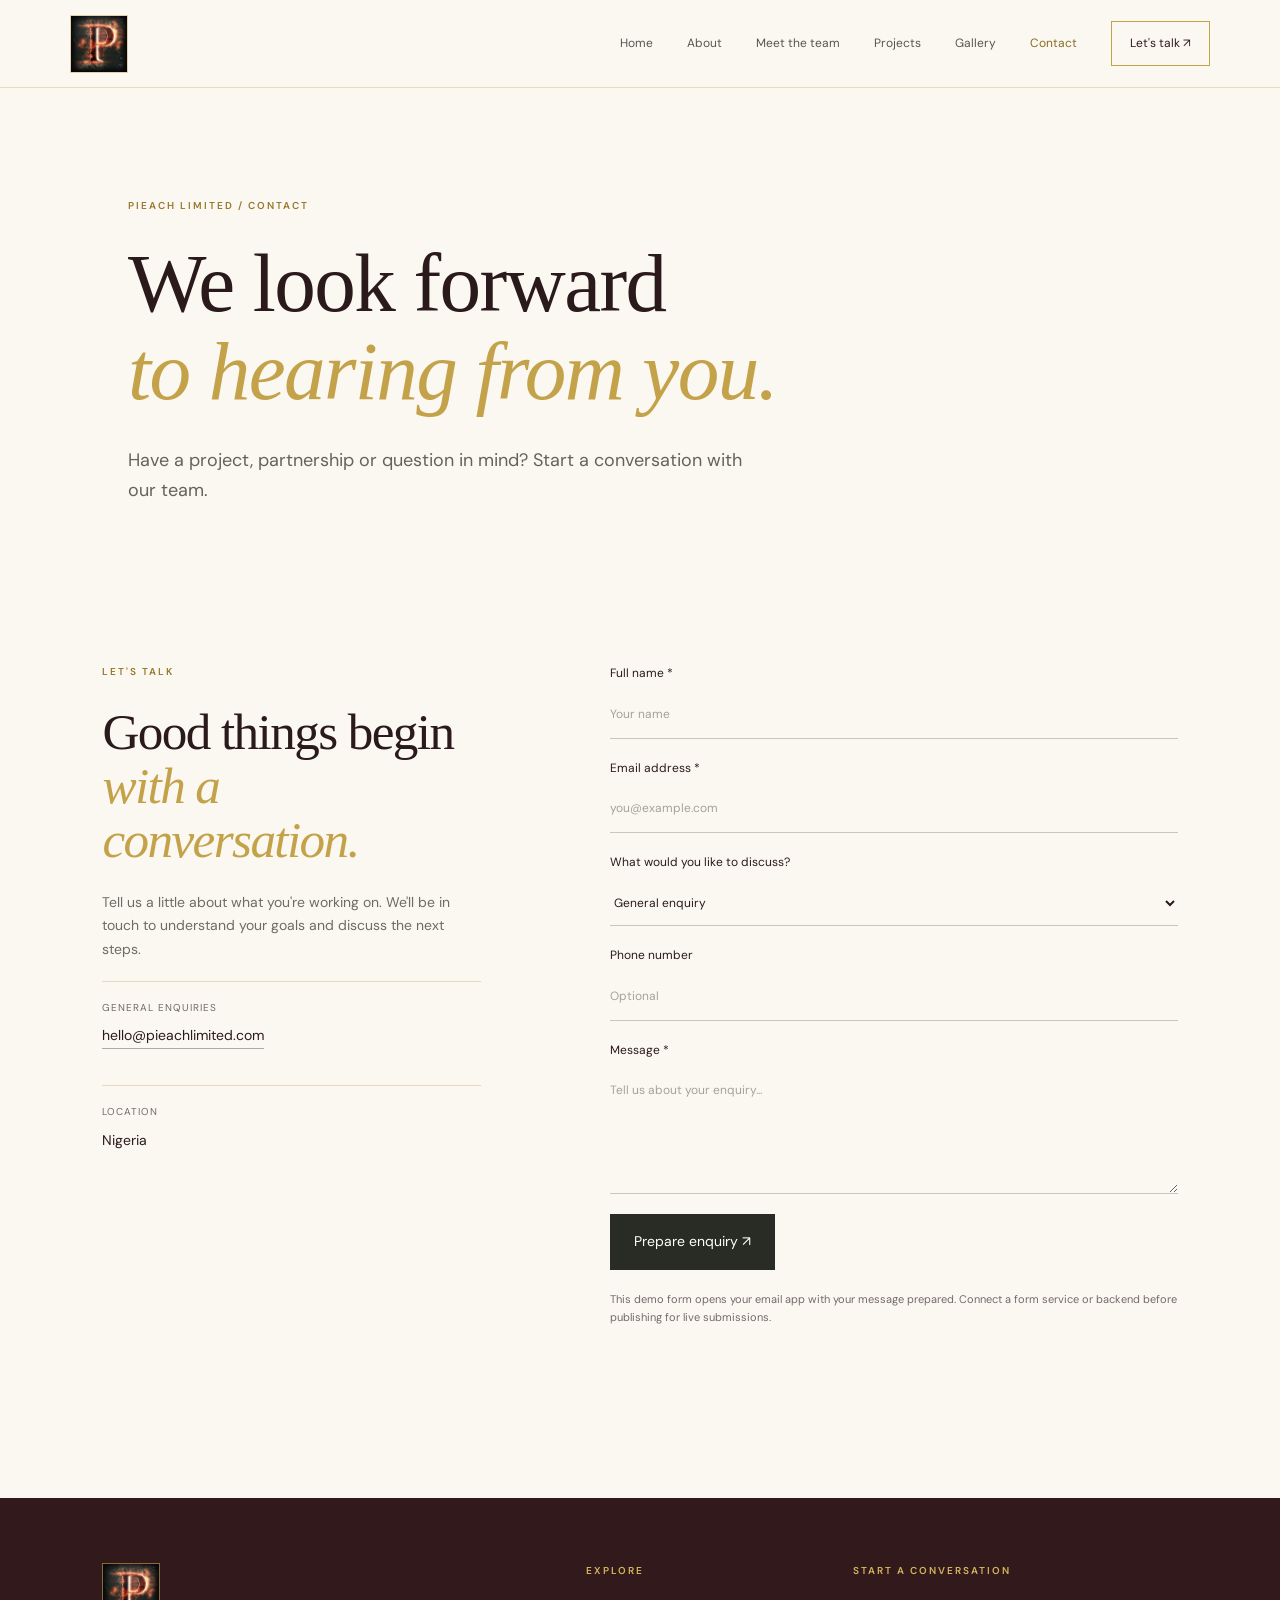
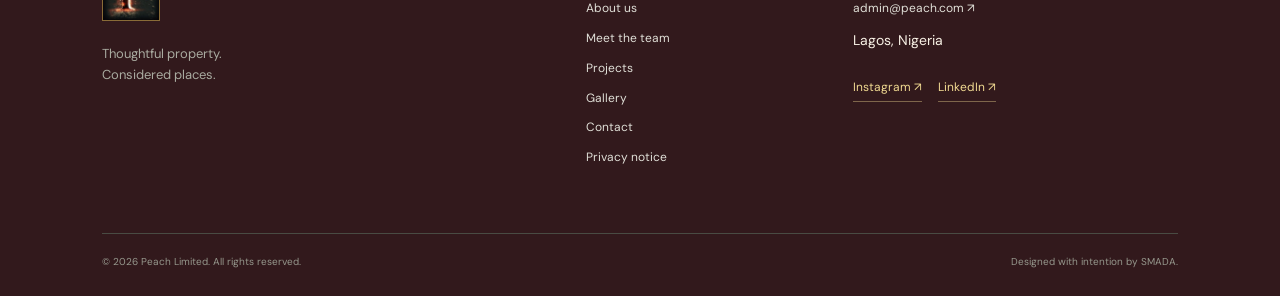
<file: contact.html>
<!doctype html><html lang="en"><head><meta charset="utf-8"><meta name="viewport" content="width=device-width,initial-scale=1"><title>Contact — Pieach Limited</title><link rel="stylesheet" href="styles.css"></head><body data-page="contact"><div id="site-header"></div><main><section class="page-hero contact-hero"><p class="eyebrow">PIEACH LIMITED / CONTACT</p><h1>We look forward<br><em>to hearing from you.</em></h1><p class="body-large">Have a project, partnership or question in mind? Start a conversation with our team.</p></section><section class="contact-layout section-wrap"><div class="contact-aside"><p class="eyebrow">LET'S TALK</p><h2>Good things begin<br><em>with a conversation.</em></h2><p>Tell us a little about what you're working on. We'll be in touch to understand your goals and discuss the next steps.</p><div class="contact-detail"><span>General enquiries</span><a href="mailto:hello@pieachlimited.com">hello@pieachlimited.com</a></div><div class="contact-detail"><span>Location</span><p>Nigeria</p></div></div><form class="contact-form" id="contactForm"><label>Full name *<input name="name" required autocomplete="name" placeholder="Your name"></label><label>Email address *<input type="email" name="email" required autocomplete="email" placeholder="you@example.com"></label><label>What would you like to discuss?<select name="subject"><option>General enquiry</option><option>Property development</option><option>Project partnership</option><option>Media enquiry</option><option>Other</option></select></label><label>Phone number<input name="phone" type="tel" autocomplete="tel" placeholder="Optional"></label><label>Message *<textarea name="message" rows="5" required placeholder="Tell us about your enquiry..."></textarea></label><button class="button-dark" type="submit">Prepare enquiry ↗</button><p class="form-note">This demo form opens your email app with your message prepared. Connect a form service or backend before publishing for live submissions.</p><p class="form-success" id="formSuccess" aria-live="polite"></p></form></section></main><div id="site-footer"></div><script src="app.js"></script></body></html>
</file>
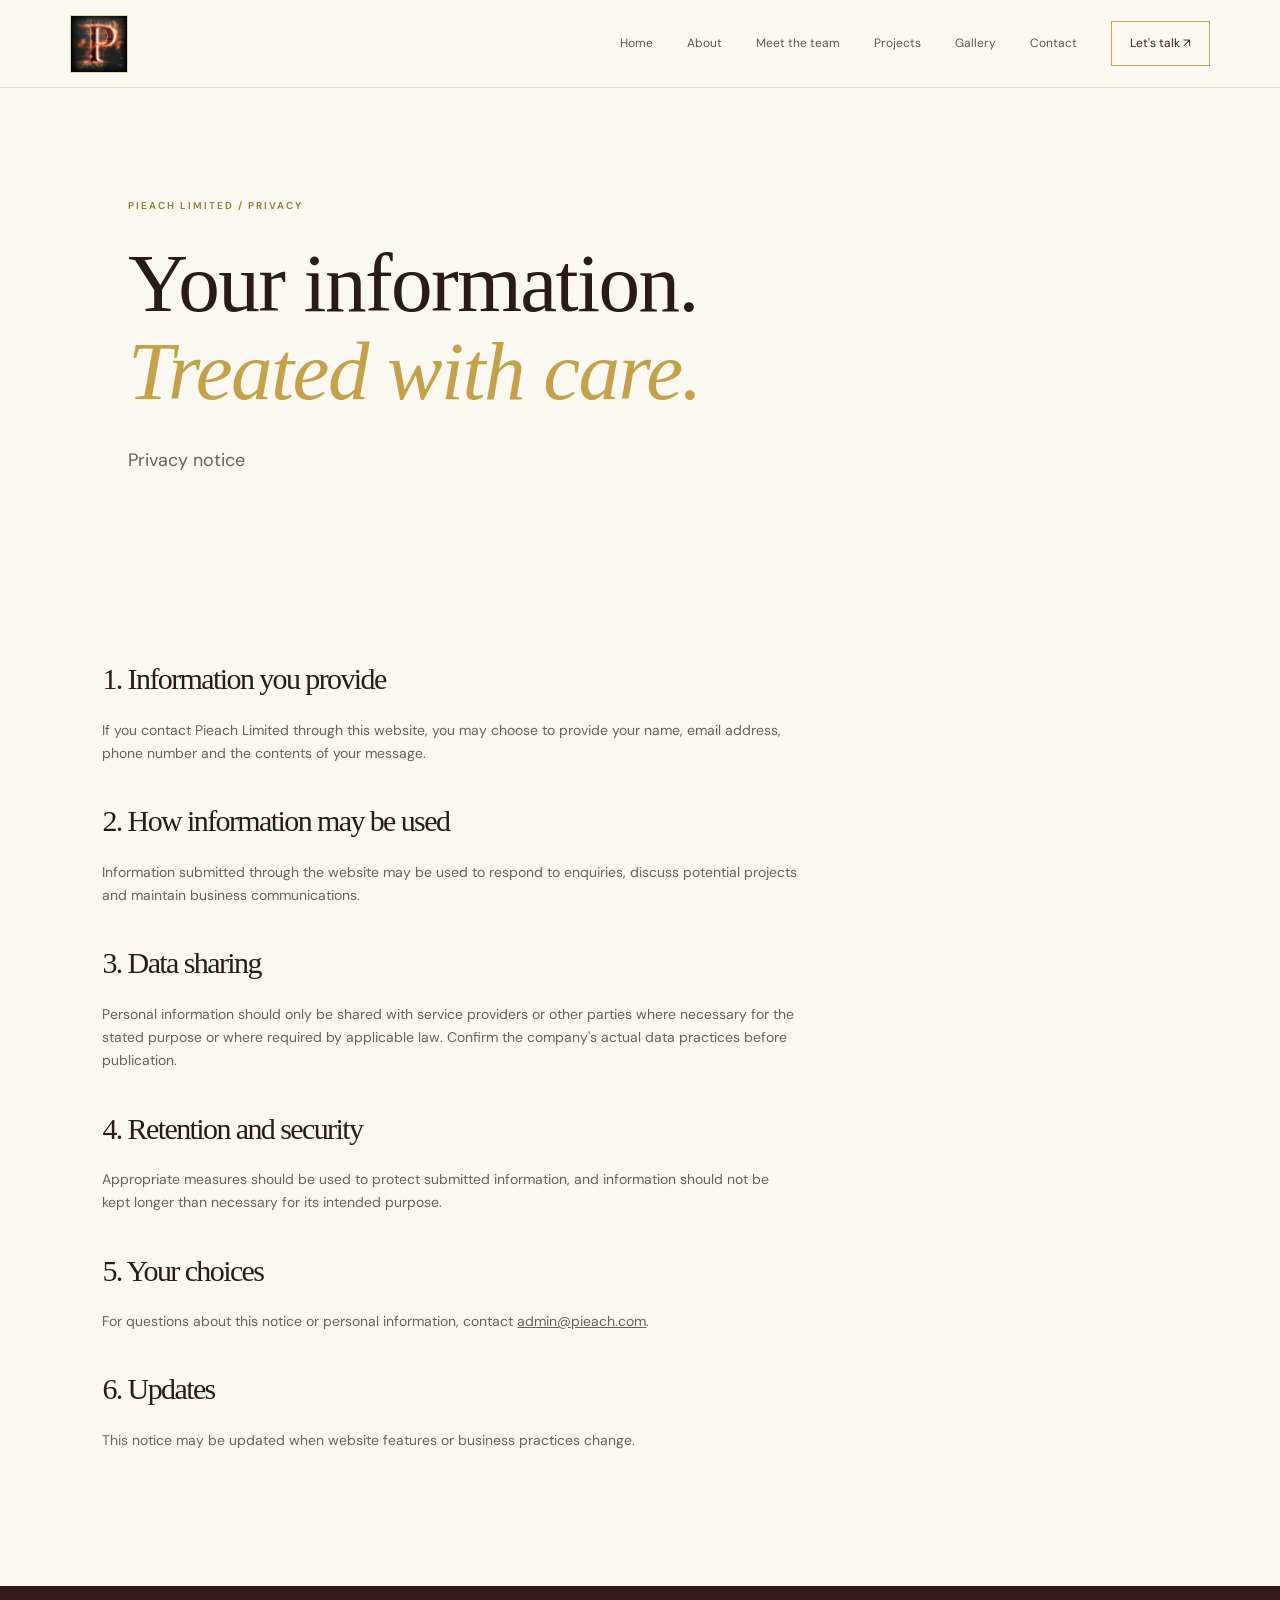
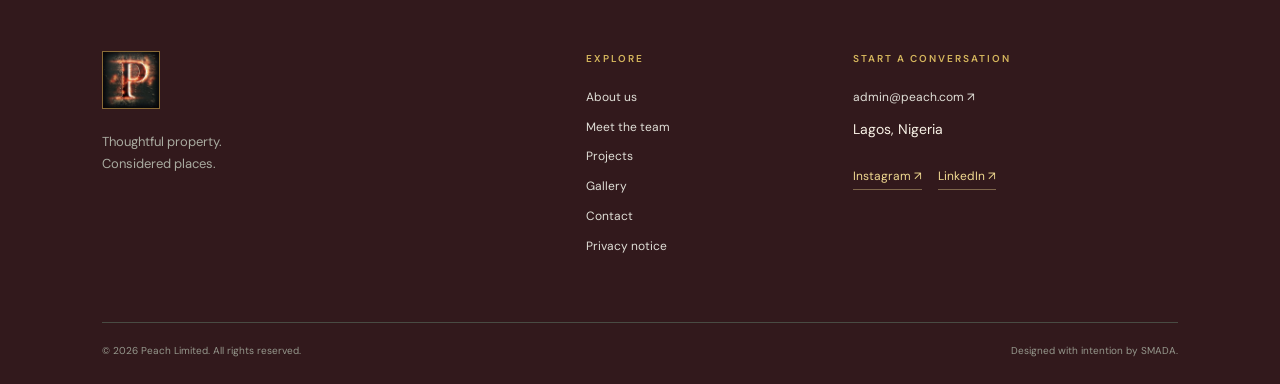
<file: privacy.html>
<!doctype html><html lang="en"><head><meta charset="utf-8"><meta name="viewport" content="width=device-width,initial-scale=1"><title>Privacy — Pieach Limited</title><link rel="stylesheet" href="styles.css"></head><body data-page="privacy"><div id="site-header"></div><main><section class="page-hero"><p class="eyebrow">PIEACH LIMITED / PRIVACY</p><h1>Your information.<br><em>Treated with care.</em></h1><p class="body-large">Privacy notice</p></section><section class="legal-copy section-wrap"><h2>1. Information you provide</h2><p>If you contact Pieach Limited through this website, you may choose to provide your name, email address, phone number and the contents of your message.</p><h2>2. How information may be used</h2><p>Information submitted through the website may be used to respond to enquiries, discuss potential projects and maintain business communications.</p><h2>3. Data sharing</h2><p>Personal information should only be shared with service providers or other parties where necessary for the stated purpose or where required by applicable law. Confirm the company's actual data practices before publication.</p><h2>4. Retention and security</h2><p>Appropriate measures should be used to protect submitted information, and information should not be kept longer than necessary for its intended purpose.</p><h2>5. Your choices</h2><p>For questions about this notice or personal information, contact <a href="mailto:admin@pieach.com">admin@pieach.com</a>.</p><h2>6. Updates</h2><p>This notice may be updated when website features or business practices change.</p></section></main><div id="site-footer"></div><script src="app.js"></script></body></html>
</file>
<file: styles.css>
@import url('https://fonts.googleapis.com/css2?family=DM+Sans:wght@400;500;600;700&family=Manrope:wght@300;400;500;600;700&display=swap');
:root{--ink:#2b1a1c;--muted:#74686a;--paper:#fbf8f2;--white:#fff;--line:#e6d9bc;--accent:#c4a24a;--dark:#32191c;--serif:Georgia,'Times New Roman',serif}*{box-sizing:border-box}html{scroll-behavior:smooth}body{margin:0;background:var(--paper);color:var(--ink);font-family:'DM Sans',sans-serif;font-size:14px;line-height:1.65;-webkit-font-smoothing:antialiased}a{color:inherit;text-decoration:none}img{display:block;width:100%;height:100%;object-fit:cover}button,input,textarea,select{font:inherit}.site-header{height:88px;padding:0 5.5%;display:flex;align-items:center;justify-content:space-between;background:rgba(245,244,239,.96);position:relative;z-index:10;border-bottom:1px solid rgba(40,40,35,.08)}.brand{display:flex;align-items:center;gap:12px}.brand-mark{font:400 39px/1 var(--serif);letter-spacing:-5px}.brand-mark span{color:var(--accent)}.brand-name{font-size:11px;letter-spacing:2.4px;font-weight:700;display:flex;flex-direction:column;line-height:1.2}.brand-name small{font-size:8px;letter-spacing:3px;font-weight:500;margin-top:4px}.main-nav{display:flex;align-items:center;gap:34px}.main-nav a{font-size:12px;color:#55574f;transition:color .2s}.main-nav a:hover,.main-nav a.active{color:#111}.main-nav .nav-cta{padding:12px 18px;border:1px solid #b7b5aa;color:var(--ink)}.menu-toggle{display:none;border:0;background:none;padding:8px}.hero{min-height:calc(100vh - 88px);position:relative;color:#fff;display:flex;align-items:center;overflow:hidden}.hero-image,.hero-shade,.feature-image,.detail-hero-img,.detail-hero-shade{position:absolute;inset:0}.hero-image{background-size:cover;background-position:center 55%;transform:scale(1.01)}.hero-shade{background:linear-gradient(90deg,rgba(13,17,14,.57),rgba(13,17,14,.12) 70%),linear-gradient(0deg,rgba(0,0,0,.3),transparent 30%)}.hero-copy{position:relative;z-index:1;padding:9% 10%;max-width:1000px}.eyebrow{font-size:10px;letter-spacing:2px;font-weight:600;text-transform:uppercase;color:var(--muted);margin:0 0 24px}.hero .eyebrow,.detail-hero .eyebrow{color:rgba(255,255,255,.75)}h1,h2,h3,p{margin-top:0}h1,h2{font-family:var(--serif);font-weight:400;letter-spacing:-1.6px;line-height:1.06}h1{font-size:clamp(52px,7.3vw,104px);margin-bottom:30px}h2{font-size:clamp(36px,4.5vw,63px);margin-bottom:24px}h3{font-size:26px;font-family:var(--serif);font-weight:400;margin-bottom:7px}h1 em,h2 em{font-weight:400;color:var(--accent)}.hero h1 em{color:#e0d5c2}.hero-copy .text-link{margin-top:18px}.hero-foot{position:absolute;z-index:1;bottom:28px;left:5.5%;right:5.5%;display:flex;justify-content:space-between;color:rgba(255,255,255,.8);font-size:10px;letter-spacing:1px;text-transform:uppercase}.text-link{display:inline-flex;gap:22px;align-items:center;font-size:12px;border-bottom:1px solid #a6a59b;padding:0 0 10px;color:var(--ink)}.text-link span{font-size:17px}.text-link.light{color:white;border-color:rgba(255,255,255,.5)}.section-wrap{padding:120px 8%}.intro{display:grid;grid-template-columns:.55fr 1.1fr 1fr;gap:55px;align-items:start}.section-kicker{font-size:10px;letter-spacing:1.5px;color:var(--muted)}.intro-main{padding-top:5px}.intro-main h2{max-width:560px}.body-large{font-size:18px;line-height:1.7;color:#62645b;max-width:610px}.intro-main .text-link{margin-top:18px}.image-frame{height:460px;overflow:hidden}.intro-image{margin-top:50px}.feature-band{min-height:650px;position:relative;display:flex;align-items:center;color:white;overflow:hidden}.feature-image{background-size:cover;background-position:center}.feature-band:after{content:"";position:absolute;inset:0;background:linear-gradient(90deg,rgba(20,23,19,.78),rgba(20,23,19,.1))}.feature-text{position:relative;z-index:1;padding:100px 10%;max-width:780px}.feature-text .eyebrow{color:#d4d0c6}.feature-text h2{font-size:clamp(40px,5vw,68px)}.feature-text h2 em{color:#d0c1a7}.feature-text>p:not(.eyebrow){max-width:420px;color:#e0e0da;margin:28px 0}.projects-preview{padding-top:130px;padding-bottom:130px}.section-heading{display:flex;justify-content:space-between;align-items:end;margin-bottom:50px}.section-heading .eyebrow{margin-bottom:18px}.section-heading h2{margin-bottom:0}.project-grid{display:grid;grid-template-columns:repeat(3,1fr);gap:25px}.project-card{display:block}.project-photo{height:340px;overflow:hidden;background:#e5e2d9}.project-photo img,.listing-photo img,.split-image img,.detail-photo img{transition:transform .7s cubic-bezier(.2,.7,.2,1)}.project-card:hover img,.listing-card:hover img{transform:scale(1.035)}.project-meta{display:flex;justify-content:space-between;color:var(--muted);font-size:10px;letter-spacing:1px;text-transform:uppercase;margin:19px 0 8px}.project-card p{color:var(--muted);font-size:13px}.quote-section{background:#e9e7df;text-align:center;padding:115px 15%}.quote-section .eyebrow{margin-bottom:35px}.quote-section blockquote{font:400 clamp(31px,4.2vw,55px)/1.2 var(--serif);letter-spacing:-.8px;max-width:950px;margin:0 auto 30px}.quote-section>span{font-size:11px;color:var(--muted)}.contact-strip{padding:85px 8%;display:flex;align-items:center;justify-content:space-between;background:#30332c;color:white}.contact-strip .eyebrow{color:#b6b6aa;margin-bottom:20px}.contact-strip h2{margin:0}.contact-strip h2 em{color:#c6b69b}.circle-link{width:68px;height:68px;border:1px solid #8b8d81;border-radius:50%;display:grid;place-items:center;font-size:24px;transition:background .2s,color .2s}.circle-link:hover{background:#f4f2e9;color:#242720}.site-footer{background:#22251f;color:#e9e8e0;padding:65px 8% 25px}.footer-top{display:grid;grid-template-columns:2fr 1fr 1.5fr;gap:50px;padding-bottom:65px}.footer-brand .brand-mark{color:white}.footer-brand .brand-name{color:#f1f0e8}.footer-top>div:first-child>p{margin-top:22px;color:#a9aba0;font-size:13px}.footer-nav,.footer-contact{display:flex;flex-direction:column;align-items:flex-start;gap:10px}.footer-nav .eyebrow,.footer-contact .eyebrow{color:#a9aba0;margin-bottom:10px}.footer-nav a,.footer-contact a,.footer-contact>span:last-child{font-size:12px;color:#e0dfd7}.footer-bottom{border-top:1px solid #494b43;padding-top:20px;display:flex;justify-content:space-between;color:#96988d;font-size:10px}.page-hero{padding:110px 10% 100px;min-height:440px}.page-hero h1{font-size:clamp(48px,6.5vw,86px)}.page-hero .body-large{max-width:630px}.split-section{display:grid;grid-template-columns:1fr 1fr;gap:10%;align-items:center;padding-top:70px;padding-bottom:120px}.split-image{height:570px;overflow:hidden}.split-copy{max-width:500px}.split-copy p:not(.eyebrow){color:#696b62;margin-bottom:20px}.reverse .split-image{order:2}.values-section{background:#e9e7df;padding:110px 0}.values-section h2{margin-bottom:60px}.values-grid{display:grid;grid-template-columns:repeat(4,1fr);gap:28px}.values-grid article{border-top:1px solid #c5c3b9;padding-top:20px}.values-grid article span{font-size:10px;color:var(--muted)}.values-grid h3{margin-top:35px}.values-grid p{font-size:13px;color:#6c6d64}.projects-hero{padding-bottom:80px}.listing{padding-top:20px}.listing-top{display:flex;justify-content:space-between;padding-bottom:18px;border-bottom:1px solid var(--line);font-size:10px;letter-spacing:1.4px;color:var(--muted);margin-bottom:40px}.listing-card{display:grid;grid-template-columns:1.35fr 1fr;gap:8%;align-items:center;margin-bottom:95px}.listing-reverse .listing-photo{order:2}.listing-photo{height:470px;overflow:hidden}.listing-info{padding:20px 6% 20px 0}.listing-info>span:first-child{font-size:10px;letter-spacing:1.5px;color:var(--muted)}.listing-info h2{margin:22px 0}.listing-info p{color:#6c6d64;max-width:360px;margin-bottom:28px}.disclaimer{font-size:11px;color:#77796f;border-top:1px solid var(--line);padding-top:18px}.detail-hero{height:78vh;min-height:560px;position:relative;color:white;display:flex;align-items:end}.detail-hero-img{background-size:cover;background-position:center}.detail-hero-shade{background:linear-gradient(0deg,rgba(16,19,15,.7),transparent 70%)}.detail-hero-copy{position:relative;z-index:1;padding:7% 9%;max-width:900px}.detail-hero-copy h1{font-size:clamp(65px,10vw,130px);margin-bottom:14px}.detail-hero-copy>p:last-child{max-width:570px;font-size:16px;color:#e5e4dc}.detail-overview{display:grid;grid-template-columns:.9fr 1.1fr;gap:10%;padding-top:110px;padding-bottom:110px}.detail-overview>div:last-child>p{font-size:16px;color:#66685f;margin-bottom:45px}.spec-grid{display:grid;grid-template-columns:1fr 1fr;border-top:1px solid var(--line)}.spec-grid>div{padding:18px 10px 18px 0;border-bottom:1px solid var(--line);display:flex;flex-direction:column;gap:7px}.spec-grid span{font-size:10px;color:var(--muted);text-transform:uppercase;letter-spacing:1px}.spec-grid strong{font-weight:500;font-size:13px}.detail-gallery{display:grid;grid-template-columns:1.3fr 1fr;background:#e9e7df;align-items:center;gap:8%;padding:60px 8% 60px 0}.detail-gallery>img{height:540px}.detail-gallery>div{padding:35px}.detail-features{padding-top:100px;padding-bottom:100px}.detail-feature{display:grid;grid-template-columns:1fr 1fr;gap:9%;align-items:center;margin-bottom:100px}.detail-feature:nth-child(even) .detail-photo{order:2}.detail-photo{height:430px;overflow:hidden}.detail-feature>div:last-child{max-width:460px}.detail-feature h2{font-size:clamp(36px,4vw,55px)}.detail-feature p:not(.eyebrow){color:#696b62}.contact-layout{display:grid;grid-template-columns:.8fr 1.2fr;gap:12%;padding-top:40px;padding-bottom:130px}.contact-aside h2{font-size:clamp(38px,4vw,55px)}.contact-aside>p:not(.eyebrow){color:#6b6d64;max-width:370px}.contact-detail{border-top:1px solid var(--line);padding:18px 0;margin-top:20px}.contact-detail span{display:block;color:var(--muted);font-size:10px;letter-spacing:1px;text-transform:uppercase;margin-bottom:8px}.contact-detail p{margin:0}.contact-detail a{border-bottom:1px solid #aaa;padding-bottom:4px}.contact-form{display:flex;flex-direction:column;gap:20px}.contact-form label{font-size:12px;display:flex;flex-direction:column;gap:8px}.contact-form input,.contact-form select,.contact-form textarea{background:transparent;border:0;border-bottom:1px solid #c8c7bd;border-radius:0;padding:13px 0;color:var(--ink);outline:none;resize:vertical}.contact-form input:focus,.contact-form select:focus,.contact-form textarea:focus{border-color:#444}.contact-form input::placeholder,.contact-form textarea::placeholder{color:#a2a398}.button-dark{align-self:flex-start;background:#292c25;color:white;border:0;padding:16px 24px;cursor:pointer}.button-dark:hover{background:#45483e}.form-note,.form-success{font-size:11px;color:var(--muted)}.legal-copy{max-width:900px;padding-top:30px}.legal-copy h2{font-size:30px;margin-top:40px}.legal-copy p{color:#62645b;max-width:760px}.legal-copy a{text-decoration:underline}
@media(max-width:900px){.site-header{height:76px;padding:0 6%}.menu-toggle{display:flex;flex-direction:column;gap:6px;z-index:20}.menu-toggle span{display:block;width:25px;height:1px;background:var(--ink)}.main-nav{display:none;position:absolute;top:76px;left:0;right:0;padding:28px 7% 35px;background:var(--paper);border-bottom:1px solid var(--line);flex-direction:column;align-items:flex-start;gap:20px}.menu-open .main-nav{display:flex}.main-nav .nav-cta{margin-top:5px}.hero{min-height:calc(90vh - 76px)}.hero-copy{padding:10% 7%}.section-wrap{padding:85px 7%}.intro{grid-template-columns:1fr 1fr;gap:30px}.section-kicker{grid-column:1/-1}.intro-image{margin-top:0;height:380px}.project-grid{gap:16px}.project-photo{height:260px}.project-card h3{font-size:23px}.values-grid{grid-template-columns:1fr 1fr;row-gap:40px}.listing-card{gap:5%;grid-template-columns:1.1fr 1fr}.listing-photo{height:360px}.detail-overview{gap:5%}.detail-gallery>img{height:400px}.contact-layout{gap:7%}.footer-top{grid-template-columns:1.3fr 1fr 1.3fr;gap:25px}}
@media(max-width:600px){body{font-size:13px}.site-header{height:70px}.main-nav{top:70px}.brand-mark{font-size:34px}.hero{min-height:680px;min-height:calc(88svh - 70px)}.hero-copy{padding:10% 7%}.hero h1{font-size:clamp(48px,12vw,70px)}.hero-foot{left:7%;right:7%;font-size:8px}.section-wrap{padding:72px 6%}.intro{display:flex;flex-direction:column;gap:24px}.intro-main h2{font-size:43px}.body-large{font-size:16px}.intro-image{width:100%;height:330px;margin-top:5px}.feature-band{min-height:570px}.feature-text{padding:75px 7%}.feature-text h2{font-size:43px}.section-heading{display:block}.section-heading .text-link{margin-top:25px}.project-grid{grid-template-columns:1fr;gap:36px}.project-photo{height:330px}.projects-preview{padding-top:80px;padding-bottom:80px}.quote-section{padding:80px 7%}.quote-section blockquote{font-size:35px}.contact-strip{padding:60px 6%;gap:20px}.contact-strip h2{font-size:37px}.circle-link{width:54px;height:54px;flex-shrink:0}.site-footer{padding:55px 7% 22px}.footer-top{grid-template-columns:1fr 1fr;gap:35px 20px;padding-bottom:45px}.footer-top>div:first-child{grid-column:1/-1}.footer-contact{grid-column:1/-1}.footer-bottom{gap:12px;flex-direction:column}.page-hero{padding:75px 7% 65px;min-height:auto}.page-hero h1{font-size:clamp(45px,11vw,65px)}.split-section,.detail-overview,.contact-layout{display:flex;flex-direction:column;gap:38px;padding-top:55px;padding-bottom:75px}.split-image{height:380px;width:100%}.split-copy h2{font-size:43px}.reverse .split-image{order:0}.values-section{padding:75px 0}.values-section h2{font-size:43px}.values-grid{gap:28px 20px}.values-grid h3{font-size:23px;margin-top:22px}.listing{padding-top:0}.listing-top{font-size:8px}.listing-card{display:flex;flex-direction:column;gap:24px;margin-bottom:65px}.listing-reverse .listing-photo{order:0}.listing-photo{width:100%;height:300px}.listing-info{padding:0}.listing-info h2{font-size:45px}.detail-hero{height:70vh;min-height:500px}.detail-hero-copy{padding:10% 7%}.detail-hero-copy h1{font-size:65px}.detail-hero-copy>p:last-child{font-size:14px}.detail-overview h2{font-size:43px}.detail-overview>div:last-child>p{font-size:14px}.detail-gallery{display:flex;flex-direction:column;padding:0 0 40px;gap:0;align-items:stretch}.detail-gallery>img{height:330px}.detail-gallery>div{padding:45px 7% 10px}.detail-gallery h2{font-size:43px}.detail-features{padding-top:70px;padding-bottom:50px}.detail-feature{display:flex;flex-direction:column;gap:25px;margin-bottom:65px;align-items:stretch}.detail-feature:nth-child(even) .detail-photo{order:0}.detail-photo{height:320px}.detail-feature h2{font-size:42px}.contact-aside h2{font-size:43px}.contact-layout{padding-top:25px}.legal-copy h2{font-size:25px}}

/* Meet the Team page */
.team-cta{display:flex;justify-content:space-between;align-items:center;gap:40px;background:#e9e7df}.team-cta h2{margin-bottom:18px}.team-cta .body-large{font-size:15px}.team-cta-action{flex-shrink:0;padding-right:5%}.team-intro{display:grid;grid-template-columns:1fr 1fr;gap:10%;align-items:start;padding-top:65px;padding-bottom:75px}.team-intro h2{font-size:clamp(38px,4.5vw,60px)}.team-intro .body-large{font-size:16px}.team-grid-section{background:#e9e7df}.team-grid-section .section-wrap{padding-top:90px;padding-bottom:110px}.team-section-heading{display:flex;justify-content:space-between;gap:30px;align-items:start;border-bottom:1px solid #c8c6bc;padding-bottom:18px;margin-bottom:35px}.team-note{font-size:11px;color:#73756b;max-width:350px;margin:0}.team-grid{display:grid;grid-template-columns:repeat(2,minmax(0,1fr));gap:55px 28px}.team-photo{height:430px;overflow:hidden;background:#d8d6ce}.team-photo img{filter:saturate(.75);transition:transform .6s}.team-card:hover .team-photo img{transform:scale(1.03)}.team-card-meta{display:flex;justify-content:space-between;font-size:10px;letter-spacing:1.3px;color:#77796f;margin:17px 0 8px}.team-card h3{font-size:29px}.team-role{font-size:12px;color:#77796f;margin-bottom:15px}.team-bio{font-size:13px;color:#62645b;max-width:480px}.team-values{background:#f5f4ef}.team-values h2{margin-bottom:55px}.team-values-grid{display:grid;grid-template-columns:repeat(3,1fr);gap:30px}.team-values-grid article{border-top:1px solid var(--line);padding-top:18px}.team-values-grid span{font-size:10px;color:var(--muted)}.team-values-grid h3{margin-top:25px}.team-values-grid p{font-size:13px;color:#6c6d64}
@media(max-width:900px){.team-photo{height:340px}.team-intro{gap:6%}}
@media(max-width:600px){.team-cta{display:block}.team-cta-action{padding:15px 0 0}.team-intro{display:flex;flex-direction:column;gap:22px;padding-top:55px;padding-bottom:55px}.team-grid-section .section-wrap{padding-top:65px;padding-bottom:75px}.team-section-heading{display:block}.team-note{margin-top:-10px;margin-bottom:25px}.team-grid{grid-template-columns:1fr;gap:42px}.team-photo{height:390px}.team-card h3{font-size:27px}.team-values-grid{grid-template-columns:1fr;gap:25px}.team-values h2{font-size:42px}}

/* Project gallery page and lightbox */
.gallery-hero{padding-bottom:75px}.gallery-page{padding-top:10px}.gallery-toolbar{display:flex;justify-content:space-between;align-items:end;gap:25px;border-bottom:1px solid var(--line);padding-bottom:20px;margin-bottom:28px}.gallery-toolbar .eyebrow{margin-bottom:8px}.gallery-count{font-size:10px;letter-spacing:1px;color:var(--muted)}.gallery-filters{display:flex;gap:8px;flex-wrap:wrap}.gallery-filter{background:transparent;border:1px solid #c9c8be;color:#66685f;padding:10px 14px;font-size:11px;cursor:pointer}.gallery-filter.active,.gallery-filter:hover{background:var(--dark);color:white;border-color:var(--dark)}.gallery-grid{display:grid;grid-template-columns:repeat(3,minmax(0,1fr));grid-auto-rows:260px;grid-auto-flow:dense;gap:12px}.gallery-tile{position:relative;display:block;width:100%;height:100%;padding:0;border:0;overflow:hidden;cursor:zoom-in;background:#dcdad1;text-align:left}.gallery-tile img{transition:transform .7s cubic-bezier(.2,.7,.2,1);filter:saturate(.82)}.gallery-tile:hover img{transform:scale(1.045)}.gallery-tile:after{content:"";position:absolute;inset:35% 0 0;background:linear-gradient(transparent,rgba(0,0,0,.5));pointer-events:none}.gallery-tile>span{position:absolute;z-index:1;left:18px;bottom:15px;color:white;font-size:9px;letter-spacing:1.5px}.gallery-tile.tile-tall{grid-row:span 2}.gallery-tile.tile-wide{grid-column:span 2}.gallery-disclaimer{font-size:11px;color:var(--muted);margin-top:28px;max-width:760px}.lightbox{position:fixed;inset:0;z-index:1000;background:rgba(16,17,15,.97);display:none;align-items:center;justify-content:center;padding:65px 8%;color:white}.lightbox.is-open{display:flex}.lightbox figure{margin:0;width:min(100%,1400px);height:100%;display:flex;flex-direction:column;justify-content:center;align-items:center;gap:15px}.lightbox figure img{width:100%;height:calc(100% - 45px);object-fit:contain}.lightbox figcaption{width:100%;display:flex;justify-content:space-between;gap:20px;font-size:11px;color:#d5d5cd;letter-spacing:.4px}.lightbox-close,.lightbox-arrow{position:absolute;z-index:2;background:transparent;color:white;border:1px solid rgba(255,255,255,.45);cursor:pointer;display:grid;place-items:center}.lightbox-close{top:25px;right:30px;width:44px;height:44px;font-size:30px;font-weight:300}.lightbox-arrow{top:50%;transform:translateY(-50%);width:48px;height:48px;border-radius:50%;font-size:22px}.lightbox-prev{left:25px}.lightbox-next{right:25px}.lightbox-close:hover,.lightbox-arrow:hover{background:white;color:#222}.lightbox-open{overflow:hidden}
@media(max-width:900px){.gallery-grid{grid-auto-rows:220px;gap:9px}.lightbox{padding:60px 7%}.lightbox-prev{left:12px}.lightbox-next{right:12px}}
@media(max-width:600px){.gallery-hero{padding-bottom:50px}.gallery-toolbar{display:block}.gallery-filters{margin-top:20px}.gallery-grid{grid-template-columns:repeat(2,minmax(0,1fr));grid-auto-rows:180px;gap:7px}.gallery-tile.tile-wide{grid-column:span 2}.gallery-tile.tile-tall{grid-row:span 2}.gallery-tile>span{left:10px;bottom:10px;font-size:8px}.lightbox{padding:60px 10px}.lightbox figure img{height:calc(100% - 55px)}.lightbox-close{top:12px;right:12px;width:38px;height:38px}.lightbox-arrow{top:auto;bottom:15px;transform:none;width:42px;height:42px}.lightbox-prev{left:calc(50% - 52px)}.lightbox-next{right:calc(50% - 52px)}.lightbox figcaption{padding:0 7px;font-size:9px}.gallery-disclaimer{line-height:1.7}}

/* Gallery carousel: compact, touch-friendly, and suitable for larger photo collections */
.gallery-carousel{position:relative}
.gallery-track{display:flex;gap:14px;overflow-x:auto;overflow-y:hidden;scroll-snap-type:x mandatory;scroll-behavior:smooth;scrollbar-width:none;grid-template-columns:none;grid-auto-rows:auto;grid-auto-flow:initial;padding:0 0 5px;overscroll-behavior-x:contain;-webkit-overflow-scrolling:touch}
.gallery-track::-webkit-scrollbar{display:none}
.gallery-track .gallery-tile{flex:0 0 calc((100% - 28px)/3);height:410px;scroll-snap-align:start;position:relative;grid-row:auto;grid-column:auto}
.gallery-track .gallery-tile.tile-tall,.gallery-track .gallery-tile.tile-wide{grid-row:auto;grid-column:auto}
.gallery-track .gallery-tile img{height:100%;width:100%}
.carousel-controls{display:flex;align-items:center;justify-content:space-between;gap:24px;padding-top:22px}
.carousel-progress{display:flex;align-items:center;gap:18px;min-width:0;flex:1}
.carousel-progress>span{font-size:10px;letter-spacing:1.3px;color:var(--muted);white-space:nowrap}
.carousel-progress-track{height:2px;background:#d9d8cf;max-width:240px;width:100%;overflow:hidden}
.carousel-progress-track span{display:block;height:100%;width:8.333%;background:var(--dark);transition:width .25s ease}
.carousel-actions{display:flex;align-items:center;gap:9px}
.carousel-arrow,.carousel-toggle{height:42px;border:1px solid #c9c8be;background:transparent;color:var(--ink);cursor:pointer;display:flex;align-items:center;justify-content:center}
.carousel-arrow{width:42px;border-radius:50%;font-size:20px}
.carousel-toggle{gap:9px;padding:0 14px;font-size:11px}
.carousel-arrow:hover,.carousel-toggle:hover{background:var(--dark);color:white;border-color:var(--dark)}
.lightbox-play{position:absolute;bottom:25px;left:50%;transform:translateX(-50%);border:1px solid rgba(255,255,255,.45);background:transparent;color:#fff;padding:10px 15px;font-size:11px;cursor:pointer;white-space:nowrap}
.lightbox-play:hover{background:white;color:#222}
.gallery-track .gallery-tile:focus-visible,.carousel-arrow:focus-visible,.carousel-toggle:focus-visible,.lightbox-play:focus-visible{outline:2px solid #a99b80;outline-offset:3px}
@media(max-width:900px){.gallery-track .gallery-tile{flex-basis:calc((100% - 14px)/2);height:360px}}
@media(max-width:600px){.gallery-track{gap:10px}.gallery-track .gallery-tile{flex-basis:86%;height:350px}.carousel-controls{padding-top:17px;gap:12px}.carousel-progress{gap:10px}.carousel-progress-track{max-width:100px}.carousel-toggle{padding:0 10px}.carousel-toggle span{display:none}.carousel-arrow{width:38px;height:38px}.lightbox-play{bottom:68px}.lightbox figcaption{margin-bottom:5px}}
@media(prefers-reduced-motion:reduce){.gallery-track{scroll-behavior:auto}.gallery-track .gallery-tile img{transition:none}.carousel-progress-track span{transition:none}}


/* Circular architectural detail lens follows the pointer on desktop */
.architecture-lens{position:fixed;left:0;top:0;width:190px;height:190px;border:3px solid rgba(255,255,255,.96);border-radius:50%;z-index:1500;pointer-events:none;opacity:0;transform:translate(-50%,-50%) scale(.82);transition:opacity .16s ease,transform .16s ease;box-shadow:0 12px 38px rgba(0,0,0,.3),0 0 0 1px rgba(30,32,28,.3);background-size:260% 260%;background-repeat:no-repeat;background-position:var(--lens-x,50%) var(--lens-y,50%);overflow:hidden;mix-blend-mode:normal}
.architecture-lens.is-visible{opacity:1;transform:translate(-50%,-50%) scale(1)}
.architecture-lens:before{content:"";position:absolute;inset:0;background:radial-gradient(circle at 35% 28%,rgba(255,255,255,.22),transparent 38%);border-radius:50%;z-index:1}
.architecture-lens.is-sketch{filter:grayscale(1) contrast(1.65) brightness(1.15);background-blend-mode:screen}
.architecture-lens.is-sketch:after{content:"";position:absolute;inset:0;background:repeating-linear-gradient(0deg,transparent 0 8px,rgba(35,45,42,.25) 9px 10px),repeating-linear-gradient(90deg,transparent 0 8px,rgba(35,45,42,.18) 9px 10px);opacity:.6;mix-blend-mode:multiply}
.lens-mode{position:absolute;left:50%;bottom:17px;transform:translateX(-50%);z-index:3;background:rgba(27,30,27,.88);color:#fff;padding:5px 8px;border-radius:20px;font:600 7px/1.2 Arial,sans-serif;letter-spacing:1px;white-space:nowrap}
.lens-crosshair{position:absolute;z-index:2;left:50%;top:50%;width:24px;height:24px;transform:translate(-50%,-50%);border:1px solid rgba(255,255,255,.7);border-radius:50%}
.lens-crosshair:before,.lens-crosshair:after{content:"";position:absolute;background:rgba(255,255,255,.75)}.lens-crosshair:before{width:1px;height:34px;left:50%;top:-6px}.lens-crosshair:after{height:1px;width:34px;top:50%;left:-6px}
.lens-image{position:absolute!important;width:1px!important;height:1px!important;opacity:0!important;pointer-events:none!important}
@media(max-width:900px),(hover:none){.architecture-lens{display:none}}
@media(prefers-reduced-motion:reduce){.architecture-lens{transition:none}}

/* Pieach brand identity: burgundy, warm ivory and restrained gold */
.brand-logo{width:58px;height:58px;object-fit:contain;flex:0 0 auto;border:1px solid rgba(196,162,74,.45)}
.site-header{background:rgba(251,248,242,.97);border-bottom:1px solid rgba(196,162,74,.32)}
.main-nav a:hover,.main-nav a.active{color:#8c6c21}
.main-nav .nav-cta{border-color:var(--accent);color:var(--dark)}
.main-nav .nav-cta:hover{background:var(--dark);color:#fff;border-color:var(--dark)}
.eyebrow{color:#98772c}
.site-footer{background:#32191c;color:#f8f1e5}
.site-footer .brand-logo{border-color:rgba(196,162,74,.6)}
.site-footer a:hover{color:#e1c36f}
.site-footer .eyebrow{color:#d5b65d}
.social-links{display:flex;gap:16px;flex-wrap:wrap;margin-top:16px}
.social-links a{font-size:12px;color:#f0d991;border-bottom:1px solid rgba(240,217,145,.4);padding-bottom:3px}
button,.button,.btn{transition:background .2s,color .2s,border-color .2s}
::selection{background:#c4a24a;color:#32191c}
@media(max-width:700px){.brand-logo{width:49px;height:49px}}


/* Motion system: refined, architectural, and respectful of reduced-motion preferences */
:root { --motion-ease: cubic-bezier(.22,1,.36,1); }
html { scroll-behavior: smooth; }
body { animation: page-enter .65s var(--motion-ease) both; }
@keyframes page-enter { from { opacity: 0; } to { opacity: 1; } }
[data-reveal] { opacity: 0; transform: translateY(24px); transition: opacity .75s var(--motion-ease), transform .85s var(--motion-ease); transition-delay: var(--reveal-delay, 0ms); }
[data-reveal].is-visible { opacity: 1; transform: translateY(0); }
[data-reveal="left"] { transform: translateX(-28px); }
[data-reveal="right"] { transform: translateX(28px); }
[data-reveal="left"].is-visible, [data-reveal="right"].is-visible { transform: translateX(0); }
a, button, .button, .btn { transition: color .25s ease, background-color .25s ease, border-color .25s ease, transform .3s var(--motion-ease), box-shadow .3s ease; }
a:hover, button:hover, .button:hover, .btn:hover { transform: translateY(-2px); }
img { transition: transform .8s var(--motion-ease), filter .5s ease; }
.project-card img, .gallery-item img, .gallery-card img, .team-card img, .project-image img { will-change: transform; }
.project-card:hover img, .gallery-item:hover img, .gallery-card:hover img, .team-card:hover img, .project-image:hover img { transform: scale(1.045); }
.project-card, .gallery-item, .gallery-card, .team-card { transition: transform .45s var(--motion-ease), box-shadow .45s ease; }
.project-card:hover, .gallery-item:hover, .gallery-card:hover, .team-card:hover { transform: translateY(-5px); box-shadow: 0 18px 48px rgba(49,25,28,.12); }
.site-header { transition: box-shadow .3s ease, background-color .3s ease; }
.site-header.is-scrolled { box-shadow: 0 8px 28px rgba(49,25,28,.08); }
.hero h1, .hero-title { animation: hero-title-in .9s .12s var(--motion-ease) both; }
.hero p, .hero .eyebrow { animation: hero-copy-in .8s .25s var(--motion-ease) both; }
.hero .button, .hero .btn { animation: hero-copy-in .8s .38s var(--motion-ease) both; }
@keyframes hero-title-in { from { opacity: 0; transform: translateY(22px); } to { opacity: 1; transform: translateY(0); } }
@keyframes hero-copy-in { from { opacity: 0; transform: translateY(12px); } to { opacity: 1; transform: translateY(0); } }
@media (prefers-reduced-motion: reduce) {
  *, *::before, *::after { scroll-behavior: auto !important; animation-duration: .01ms !important; animation-iteration-count: 1 !important; transition-duration: .01ms !important; }
  [data-reveal] { opacity: 1 !important; transform: none !important; }
}
</file>
